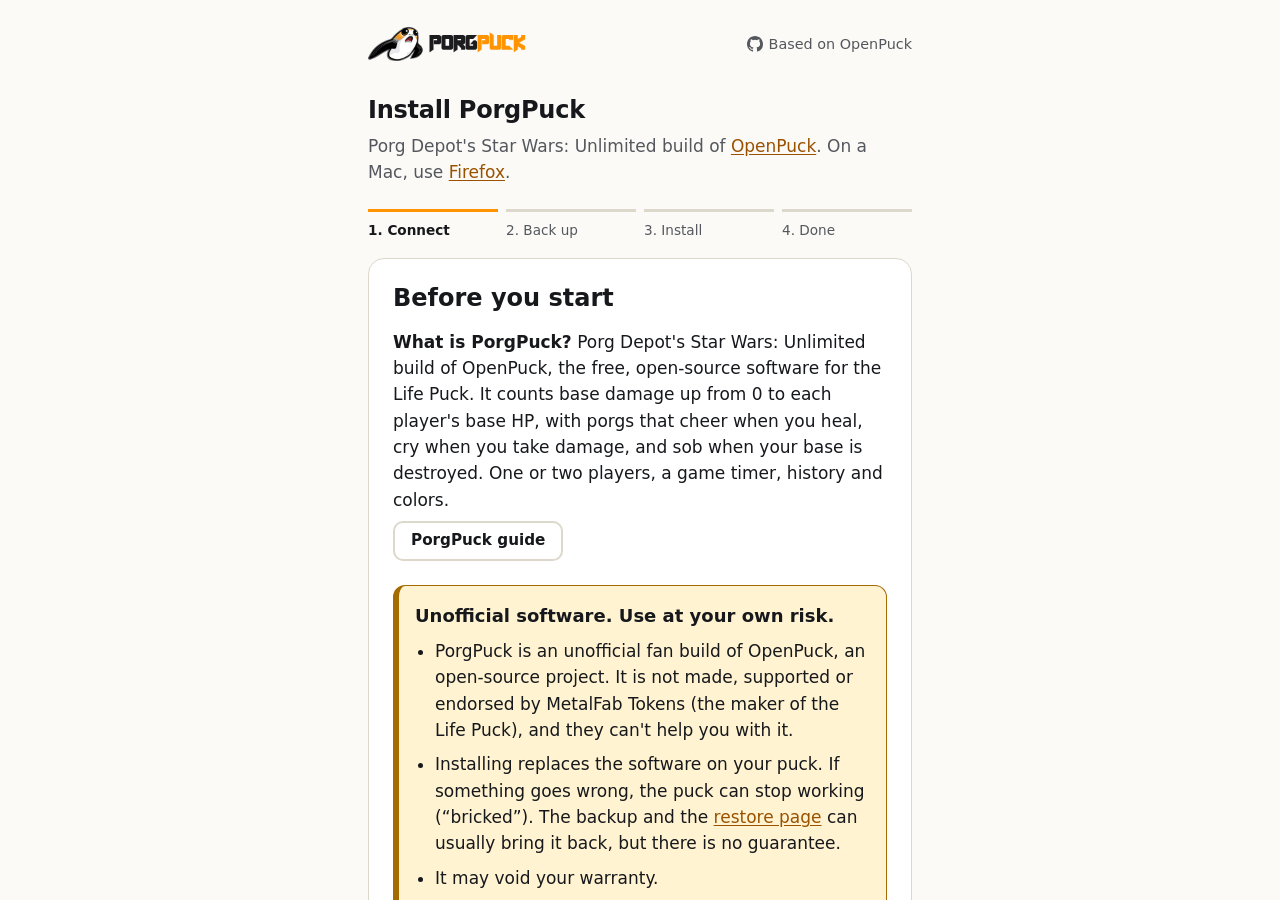
<file: index.html>
<!doctype html>
<!-- PorgPuck browser installer (Porg Depot's build of the OpenPuck installer). Page wiring is in js/app.js, screens in js/ui.js. -->
<html lang="en">
<head>
<meta charset="utf-8">
<meta http-equiv="Content-Security-Policy" content="default-src 'self'; script-src 'self'; style-src 'self'; img-src 'self' data:; connect-src 'self'; font-src 'self'; object-src 'none'; base-uri 'none'; form-action 'none'">
<meta name="viewport" content="width=device-width, initial-scale=1">
<meta name="color-scheme" content="light dark">
<title>Install PorgPuck</title>
<link rel="icon" href="img/porgpuck-avatar.png" type="image/png">
<link rel="apple-touch-icon" href="img/porgpuck-avatar.png">
<link rel="stylesheet" href="css/style.css">
</head>
<body>
<header class="top">
  <picture class="logo">
    <source media="(prefers-color-scheme: dark)" srcset="img/porgpuck-lockup.png">
    <img src="img/porgpuck-lockup-light.png" alt="PorgPuck" height="34">
  </picture>
  <div class="tools">
    <a class="quiet" href="https://github.com/wavemoran/openpuck" target="_blank" rel="noopener" aria-label="Based on OpenPuck, on GitHub"><svg class="gh" viewBox="0 0 16 16" width="16" height="16" aria-hidden="true" focusable="false"><path fill="currentColor" d="M8 0C3.58 0 0 3.58 0 8c0 3.54 2.29 6.53 5.47 7.59.4.07.55-.17.55-.38 0-.19-.01-.82-.01-1.49-2.01.37-2.53-.49-2.69-.94-.09-.23-.48-.94-.82-1.13-.28-.15-.68-.52-.01-.53.63-.01 1.08.58 1.23.82.72 1.21 1.87.87 2.33.66.07-.52.28-.87.51-1.07-1.78-.2-3.64-.89-3.64-3.95 0-.87.31-1.59.82-2.15-.08-.2-.36-1.02.08-2.12 0 0 .67-.21 2.2.82a7.5 7.5 0 0 1 4 0c1.53-1.04 2.2-.82 2.2-.82.44 1.1.16 1.92.08 2.12.51.56.82 1.27.82 2.15 0 3.07-1.87 3.75-3.65 3.95.29.25.54.73.54 1.48 0 1.07-.01 1.93-.01 2.2 0 .21.15.46.55.38A8.01 8.01 0 0 0 16 8c0-4.42-3.58-8-8-8z"/></svg><span>Based on OpenPuck</span></a>
  </div>
</header>
<main id="main">
  <h1>Install PorgPuck</h1>
  <p class="subtitle">Porg Depot's Star Wars: Unlimited build of <a href="https://github.com/wavemoran/openpuck">OpenPuck</a>. On a Mac, use <a href="https://www.mozilla.org/firefox/new/">Firefox</a>.</p>
  <p id="status" class="sr-only" aria-live="polite"></p>
  <noscript><p class="alert">This installer needs JavaScript.</p></noscript>
  <ol id="steps" class="steps" aria-label="Progress" hidden><li aria-current="step">Connect</li><li>Back up</li><li>Install</li><li>Done</li></ol>

  <section id="intro" class="card" hidden>
    <h2 tabindex="-1">Before you start</h2>
    <p class="what"><strong>What is PorgPuck?</strong> Porg Depot's Star Wars: Unlimited build of OpenPuck, the free, open-source software for the Life Puck. It counts base damage up from 0 to each player's base HP, with porgs that cheer when you heal, cry when you take damage, and sob when your base is destroyed. One or two players, a game timer, history and colors.</p>
    <p class="linkrow">
      <a class="btn secondary" href="guide.html" target="_blank" rel="noopener">PorgPuck guide</a>
    </p>
    <section class="caution" aria-labelledby="caution-title">
      <h3 id="caution-title">Unofficial software. Use at your own risk.</h3>
      <ul>
        <li>PorgPuck is an unofficial fan build of OpenPuck, an open-source project. It is not made, supported or endorsed by MetalFab Tokens (the maker of the Life Puck), and they can't help you with it.</li>
        <li>Installing replaces the software on your puck. If something goes wrong, the puck can stop working (&ldquo;bricked&rdquo;). The backup and the <a href="restore.html">restore page</a> can usually bring it back, but there is no guarantee.</li>
        <li>It may void your warranty.</li>
        <li>PorgPuck is provided as is, without warranty of any kind (Apache License 2.0).</li>
      </ul>
    </section>
    <p class="ack"><label class="check"><input type="checkbox" id="ack"> <span>I understand the risks and want to continue</span></label></p>
    <h3>What you need</h3>
    <ul class="plain">
      <li>A charged puck</li>
      <li>A USB-C cable that carries data (some cables only charge)</li>
      <li>A computer with Firefox, or with Chrome or Edge on Windows or Linux. On a Mac it has to be <a href="https://www.mozilla.org/firefox/new/">Firefox</a>. It takes about 2 minutes.</li>
    </ul>
    <p class="note">The installer first saves a backup of your puck and won't continue until you have saved it. Keep that file private: it contains the original software, so don't share it or post it online. Don't unplug the puck while it is being written.</p>
    <div id="sound-note" class="sound-box"></div>
    <div class="actions"><button type="button" id="start" class="btn primary big" disabled>Start</button></div>
  </section>

  <div id="screen" class="card" aria-live="off" hidden></div>

  <details class="log">
    <summary>Details</summary>
    <p class="note">Technical log, for bug reports.</p>
    <pre id="log" tabindex="0"></pre>
    <button type="button" id="copy" class="quiet">Copy</button>
  </details>
</main>
<footer>
  <p class="disclaimer">PorgPuck is an unofficial fan build by Porg Depot, based on <a href="https://github.com/wavemoran/openpuck">OpenPuck</a>. Neither is affiliated with or supported by MetalFab Tokens, the maker of the Life Puck. Use at your own risk.</p>
  <p class="links"><a href="guide.html">PorgPuck guide</a> ·
     <a href="guide.html#trouble">Troubleshooting</a> ·
     <a href="LICENSE.txt">License</a> · <a href="NOTICE.txt">Notices</a></p>
  <p class="links"><a href="restore.html">Go back to the original software</a></p>
</footer>
<script type="module" src="js/app.js"></script>
</body>
</html>
</file>
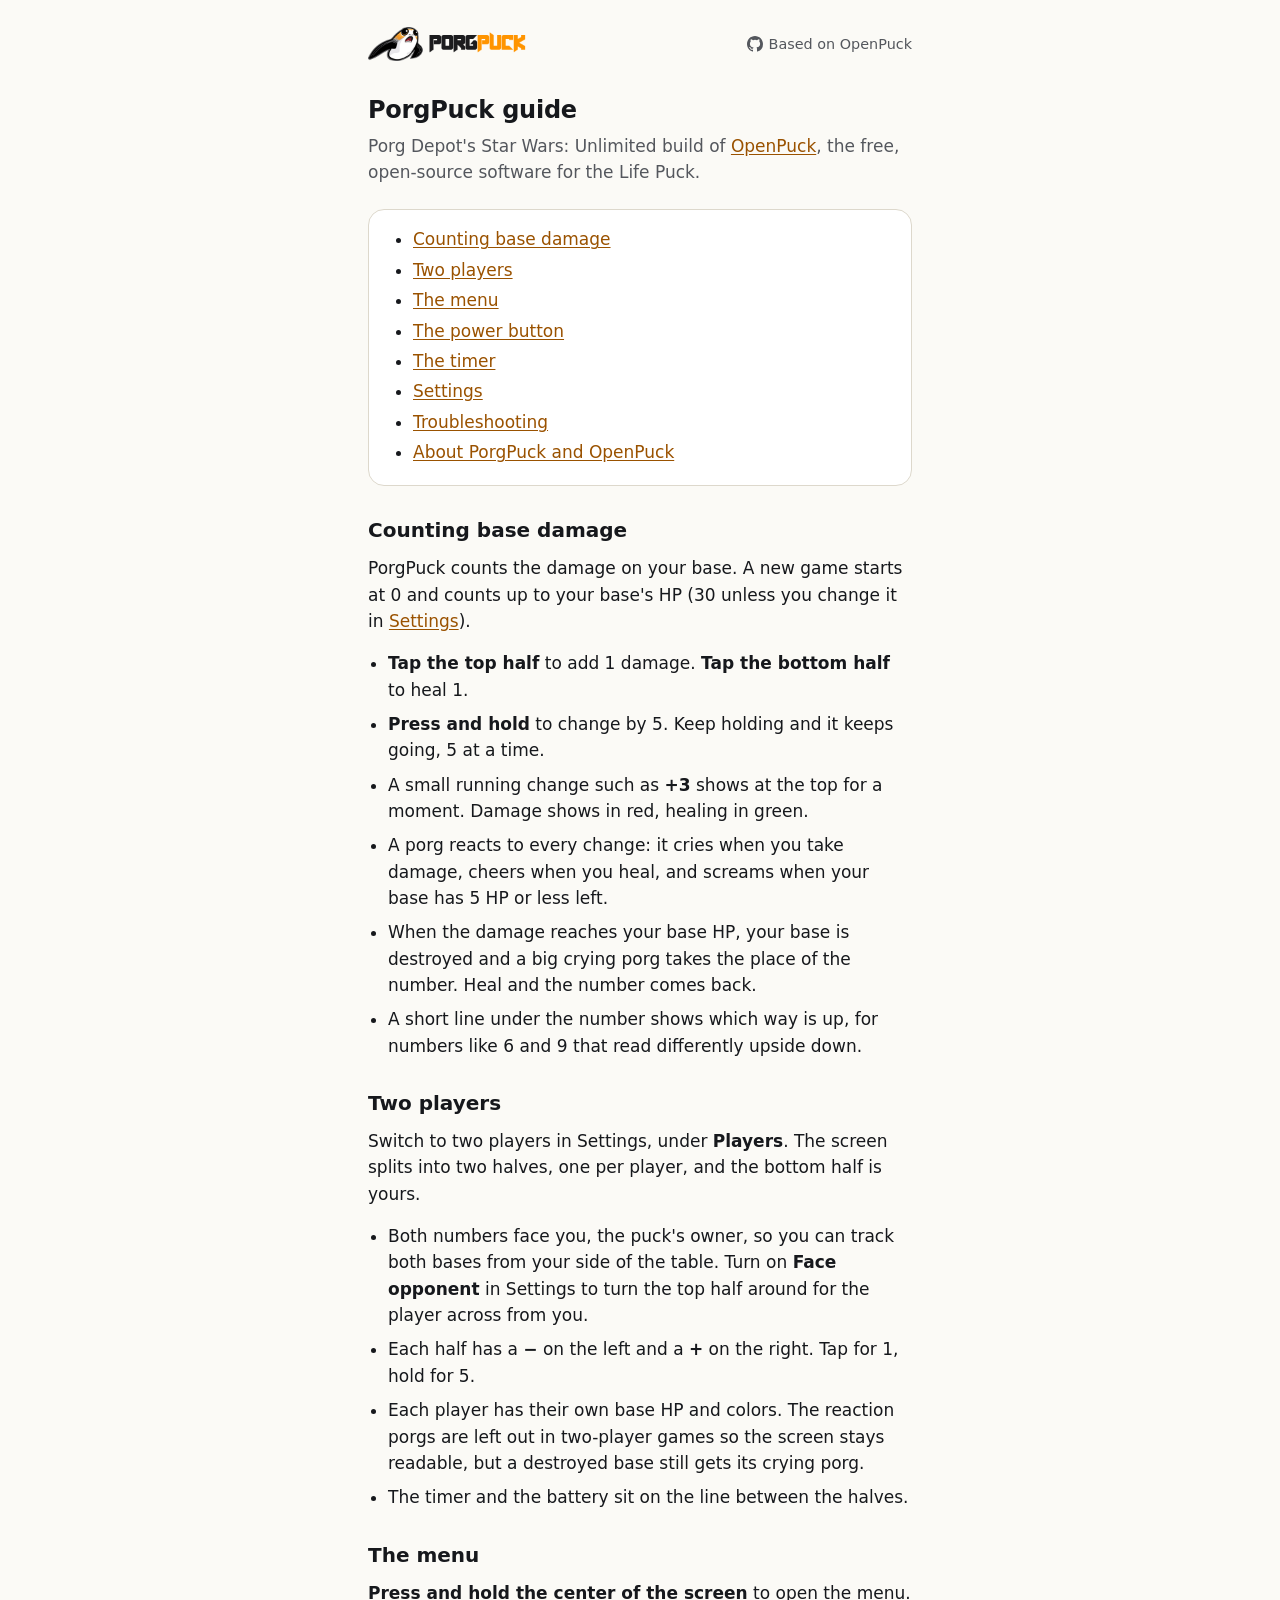
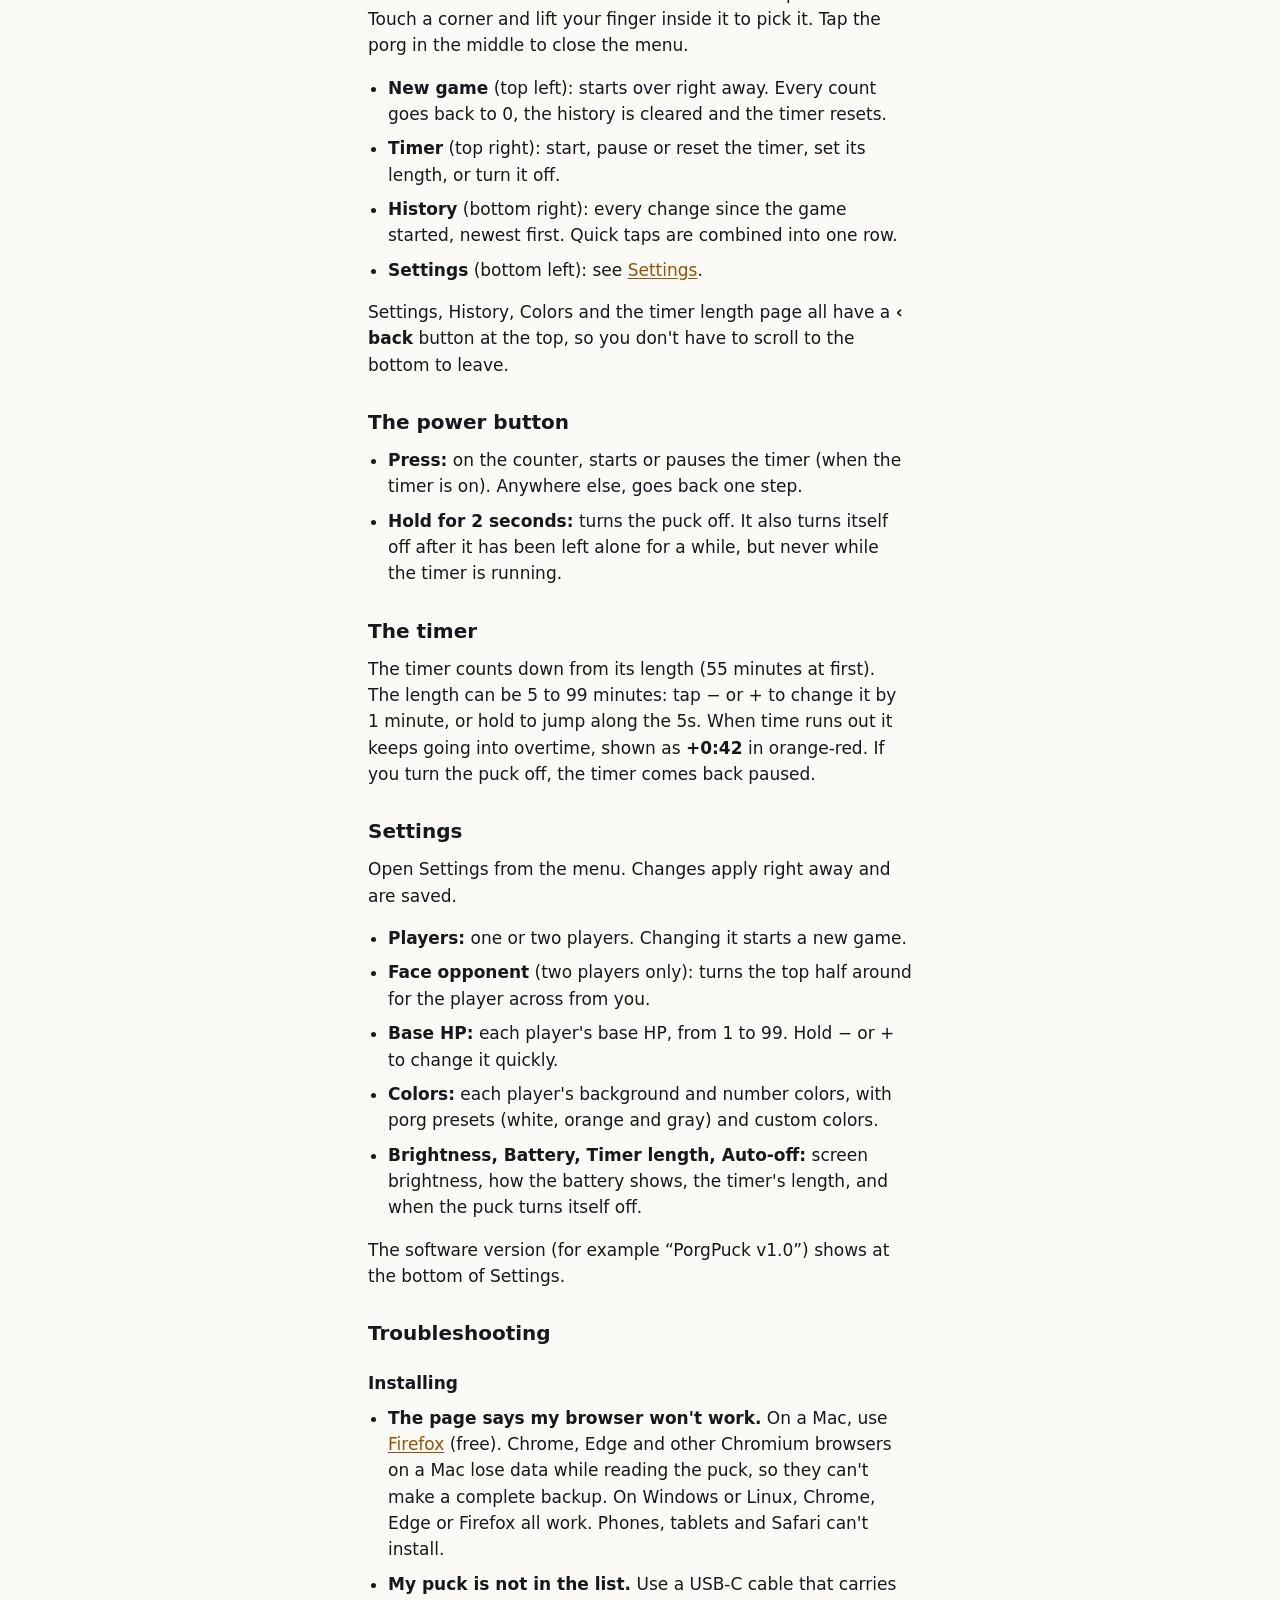
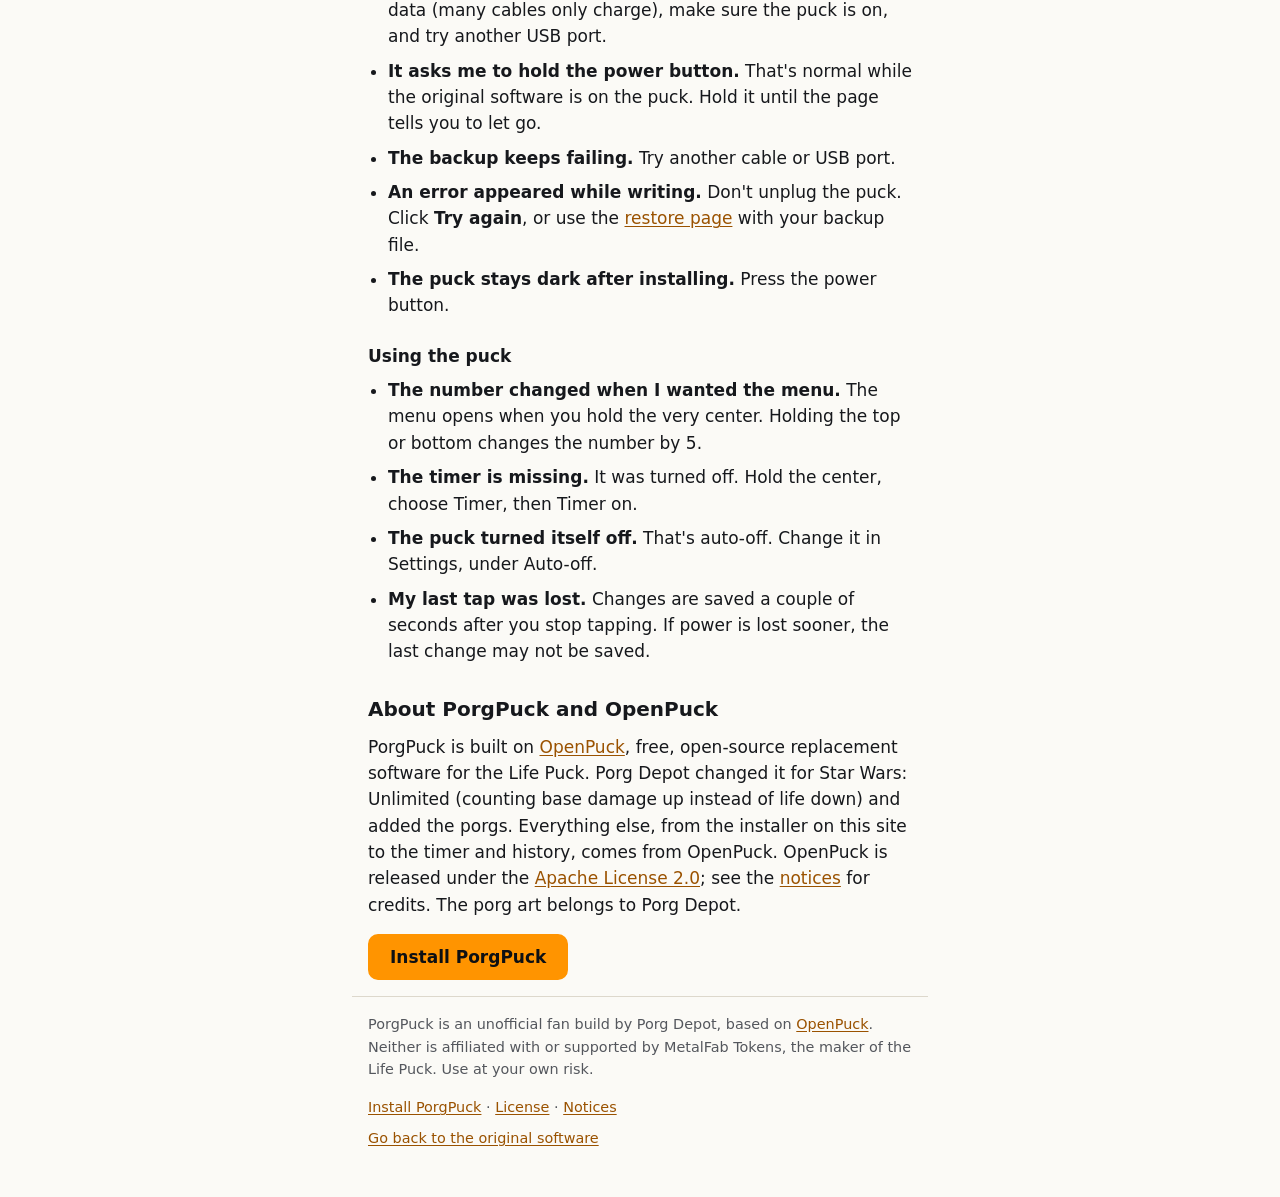
<file: guide.html>
<!doctype html>
<!-- PorgPuck guide: how to use the puck, and help with installing. Static page, no scripts. -->
<html lang="en">
<head>
<meta charset="utf-8">
<meta http-equiv="Content-Security-Policy" content="default-src 'self'; script-src 'self'; style-src 'self'; img-src 'self' data:; connect-src 'self'; font-src 'self'; object-src 'none'; base-uri 'none'; form-action 'none'">
<meta name="viewport" content="width=device-width, initial-scale=1">
<meta name="color-scheme" content="light dark">
<title>PorgPuck guide</title>
<link rel="icon" href="img/porgpuck-avatar.png" type="image/png">
<link rel="apple-touch-icon" href="img/porgpuck-avatar.png">
<link rel="stylesheet" href="css/style.css">
</head>
<body>
<header class="top">
  <picture class="logo">
    <source media="(prefers-color-scheme: dark)" srcset="img/porgpuck-lockup.png">
    <img src="img/porgpuck-lockup-light.png" alt="PorgPuck" height="34">
  </picture>
  <div class="tools">
    <a class="quiet" href="https://github.com/wavemoran/openpuck" target="_blank" rel="noopener" aria-label="Based on OpenPuck, on GitHub"><svg class="gh" viewBox="0 0 16 16" width="16" height="16" aria-hidden="true" focusable="false"><path fill="currentColor" d="M8 0C3.58 0 0 3.58 0 8c0 3.54 2.29 6.53 5.47 7.59.4.07.55-.17.55-.38 0-.19-.01-.82-.01-1.49-2.01.37-2.53-.49-2.69-.94-.09-.23-.48-.94-.82-1.13-.28-.15-.68-.52-.01-.53.63-.01 1.08.58 1.23.82.72 1.21 1.87.87 2.33.66.07-.52.28-.87.51-1.07-1.78-.2-3.64-.89-3.64-3.95 0-.87.31-1.59.82-2.15-.08-.2-.36-1.02.08-2.12 0 0 .67-.21 2.2.82a7.5 7.5 0 0 1 4 0c1.53-1.04 2.2-.82 2.2-.82.44 1.1.16 1.92.08 2.12.51.56.82 1.27.82 2.15 0 3.07-1.87 3.75-3.65 3.95.29.25.54.73.54 1.48 0 1.07-.01 1.93-.01 2.2 0 .21.15.46.55.38A8.01 8.01 0 0 0 16 8c0-4.42-3.58-8-8-8z"/></svg><span>Based on OpenPuck</span></a>
  </div>
</header>
<main id="main" class="guide">
  <h1>PorgPuck guide</h1>
  <p class="subtitle">Porg Depot's Star Wars: Unlimited build of <a href="https://github.com/wavemoran/openpuck">OpenPuck</a>, the free, open-source software for the Life Puck.</p>
  <nav class="card toc" aria-label="Contents">
    <ul class="plain">
      <li><a href="#counting">Counting base damage</a></li>
      <li><a href="#two">Two players</a></li>
      <li><a href="#menu">The menu</a></li>
      <li><a href="#power">The power button</a></li>
      <li><a href="#timer">The timer</a></li>
      <li><a href="#settings">Settings</a></li>
      <li><a href="#trouble">Troubleshooting</a></li>
      <li><a href="#about">About PorgPuck and OpenPuck</a></li>
    </ul>
  </nav>

  <h2 id="counting">Counting base damage</h2>
  <p>PorgPuck counts the damage on your base. A new game starts at 0 and counts up to your base's HP (30 unless you change it in <a href="#settings">Settings</a>).</p>
  <ul>
    <li><strong>Tap the top half</strong> to add 1 damage. <strong>Tap the bottom half</strong> to heal 1.</li>
    <li><strong>Press and hold</strong> to change by 5. Keep holding and it keeps going, 5 at a time.</li>
    <li>A small running change such as <strong>+3</strong> shows at the top for a moment. Damage shows in red, healing in green.</li>
    <li>A porg reacts to every change: it cries when you take damage, cheers when you heal, and screams when your base has 5 HP or less left.</li>
    <li>When the damage reaches your base HP, your base is destroyed and a big crying porg takes the place of the number. Heal and the number comes back.</li>
    <li>A short line under the number shows which way is up, for numbers like 6 and 9 that read differently upside down.</li>
  </ul>

  <h2 id="two">Two players</h2>
  <p>Switch to two players in Settings, under <strong>Players</strong>. The screen splits into two halves, one per player, and the bottom half is yours.</p>
  <ul>
    <li>Both numbers face you, the puck's owner, so you can track both bases from your side of the table. Turn on <strong>Face opponent</strong> in Settings to turn the top half around for the player across from you.</li>
    <li>Each half has a <strong>&minus;</strong> on the left and a <strong>+</strong> on the right. Tap for 1, hold for 5.</li>
    <li>Each player has their own base HP and colors. The reaction porgs are left out in two-player games so the screen stays readable, but a destroyed base still gets its crying porg.</li>
    <li>The timer and the battery sit on the line between the halves.</li>
  </ul>

  <h2 id="menu">The menu</h2>
  <p><strong>Press and hold the center of the screen</strong> to open the menu. Touch a corner and lift your finger inside it to pick it. Tap the porg in the middle to close the menu.</p>
  <ul>
    <li><strong>New game</strong> (top left): starts over right away. Every count goes back to 0, the history is cleared and the timer resets.</li>
    <li><strong>Timer</strong> (top right): start, pause or reset the timer, set its length, or turn it off.</li>
    <li><strong>History</strong> (bottom right): every change since the game started, newest first. Quick taps are combined into one row.</li>
    <li><strong>Settings</strong> (bottom left): see <a href="#settings">Settings</a>.</li>
  </ul>
  <p>Settings, History, Colors and the timer length page all have a <strong>&lsaquo; back</strong> button at the top, so you don't have to scroll to the bottom to leave.</p>

  <h2 id="power">The power button</h2>
  <ul>
    <li><strong>Press:</strong> on the counter, starts or pauses the timer (when the timer is on). Anywhere else, goes back one step.</li>
    <li><strong>Hold for 2 seconds:</strong> turns the puck off. It also turns itself off after it has been left alone for a while, but never while the timer is running.</li>
  </ul>

  <h2 id="timer">The timer</h2>
  <p>The timer counts down from its length (55 minutes at first). The length can be 5 to 99 minutes: tap &minus; or + to change it by 1 minute, or hold to jump along the 5s. When time runs out it keeps going into overtime, shown as <strong>+0:42</strong> in orange-red. If you turn the puck off, the timer comes back paused.</p>

  <h2 id="settings">Settings</h2>
  <p>Open Settings from the menu. Changes apply right away and are saved.</p>
  <ul>
    <li><strong>Players:</strong> one or two players. Changing it starts a new game.</li>
    <li><strong>Face opponent</strong> (two players only): turns the top half around for the player across from you.</li>
    <li><strong>Base HP:</strong> each player's base HP, from 1 to 99. Hold &minus; or + to change it quickly.</li>
    <li><strong>Colors:</strong> each player's background and number colors, with porg presets (white, orange and gray) and custom colors.</li>
    <li><strong>Brightness, Battery, Timer length, Auto-off:</strong> screen brightness, how the battery shows, the timer's length, and when the puck turns itself off.</li>
  </ul>
  <p>The software version (for example &ldquo;PorgPuck v1.0&rdquo;) shows at the bottom of Settings.</p>

  <h2 id="trouble">Troubleshooting</h2>
  <h3>Installing</h3>
  <ul>
    <li><strong>The page says my browser won't work.</strong> On a Mac, use <a href="https://www.mozilla.org/firefox/new/">Firefox</a> (free). Chrome, Edge and other Chromium browsers on a Mac lose data while reading the puck, so they can't make a complete backup. On Windows or Linux, Chrome, Edge or Firefox all work. Phones, tablets and Safari can't install.</li>
    <li><strong>My puck is not in the list.</strong> Use a USB-C cable that carries data (many cables only charge), make sure the puck is on, and try another USB port.</li>
    <li><strong>It asks me to hold the power button.</strong> That's normal while the original software is on the puck. Hold it until the page tells you to let go.</li>
    <li><strong>The backup keeps failing.</strong> Try another cable or USB port.</li>
    <li><strong>An error appeared while writing.</strong> Don't unplug the puck. Click <strong>Try again</strong>, or use the <a href="restore.html">restore page</a> with your backup file.</li>
    <li><strong>The puck stays dark after installing.</strong> Press the power button.</li>
  </ul>
  <h3>Using the puck</h3>
  <ul>
    <li><strong>The number changed when I wanted the menu.</strong> The menu opens when you hold the very center. Holding the top or bottom changes the number by 5.</li>
    <li><strong>The timer is missing.</strong> It was turned off. Hold the center, choose Timer, then Timer on.</li>
    <li><strong>The puck turned itself off.</strong> That's auto-off. Change it in Settings, under Auto-off.</li>
    <li><strong>My last tap was lost.</strong> Changes are saved a couple of seconds after you stop tapping. If power is lost sooner, the last change may not be saved.</li>
  </ul>

  <h2 id="about">About PorgPuck and OpenPuck</h2>
  <p>PorgPuck is built on <a href="https://github.com/wavemoran/openpuck">OpenPuck</a>, free, open-source replacement software for the Life Puck. Porg Depot changed it for Star Wars: Unlimited (counting base damage up instead of life down) and added the porgs. Everything else, from the installer on this site to the timer and history, comes from OpenPuck. OpenPuck is released under the <a href="LICENSE.txt">Apache License 2.0</a>; see the <a href="NOTICE.txt">notices</a> for credits. The porg art belongs to Porg Depot.</p>
  <p><a class="btn primary" href="index.html">Install PorgPuck</a></p>
</main>
<footer>
  <p class="disclaimer">PorgPuck is an unofficial fan build by Porg Depot, based on <a href="https://github.com/wavemoran/openpuck">OpenPuck</a>. Neither is affiliated with or supported by MetalFab Tokens, the maker of the Life Puck. Use at your own risk.</p>
  <p class="links"><a href="index.html">Install PorgPuck</a> · <a href="LICENSE.txt">License</a> · <a href="NOTICE.txt">Notices</a></p>
  <p class="links"><a href="restore.html">Go back to the original software</a></p>
</footer>
</body>
</html>
</file>
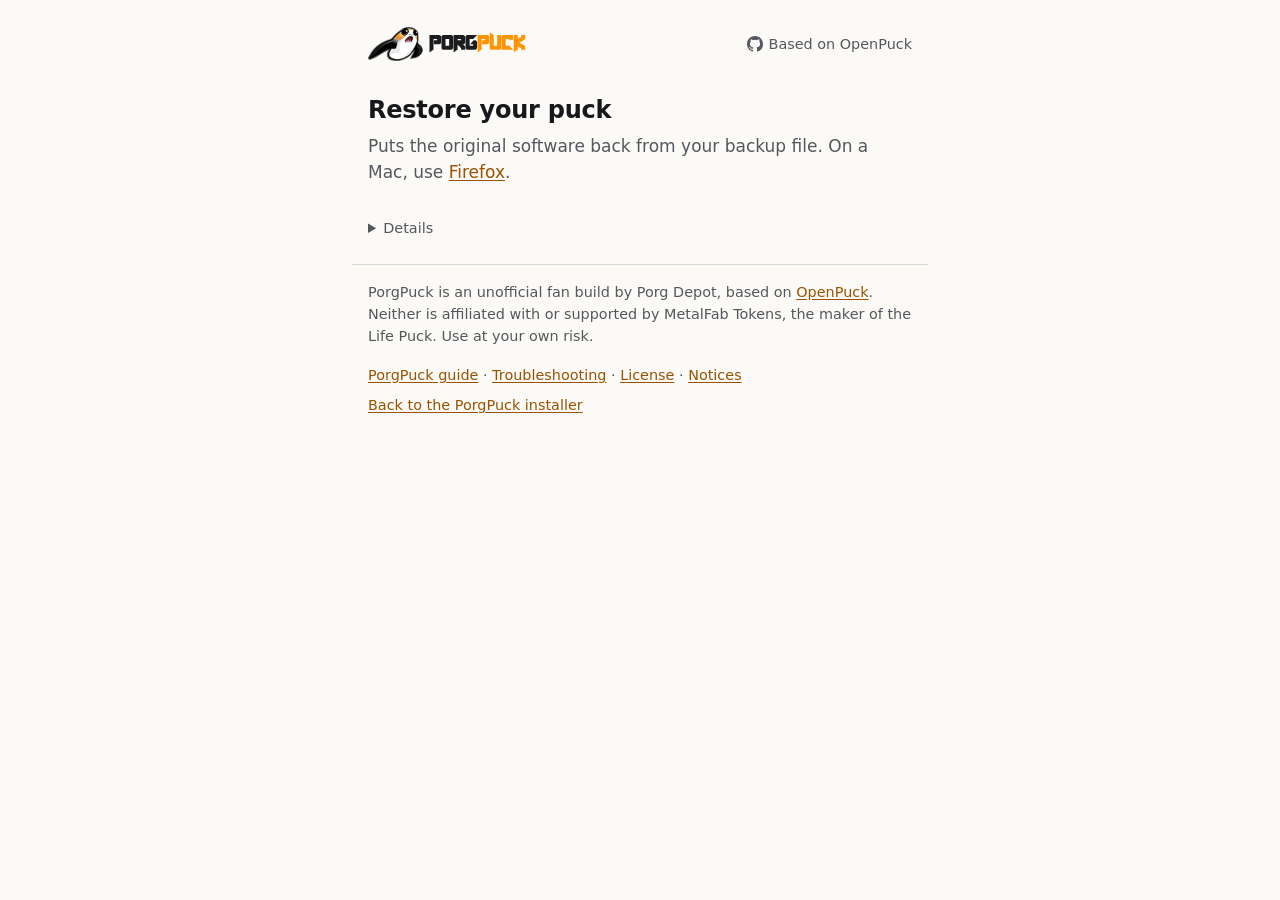
<file: restore.html>
<!doctype html>
<!-- PorgPuck browser installer (Porg Depot's build of the OpenPuck installer). Page wiring is in js/restore-app.js, screens in js/ui.js. -->
<html lang="en">
<head>
<meta charset="utf-8">
<meta http-equiv="Content-Security-Policy" content="default-src 'self'; script-src 'self'; style-src 'self'; img-src 'self' data:; connect-src 'self'; font-src 'self'; object-src 'none'; base-uri 'none'; form-action 'none'">
<meta name="viewport" content="width=device-width, initial-scale=1">
<meta name="color-scheme" content="light dark">
<title>Restore your puck</title>
<link rel="icon" href="img/porgpuck-avatar.png" type="image/png">
<link rel="apple-touch-icon" href="img/porgpuck-avatar.png">
<link rel="stylesheet" href="css/style.css">
</head>
<body>
<header class="top">
  <picture class="logo">
    <source media="(prefers-color-scheme: dark)" srcset="img/porgpuck-lockup.png">
    <img src="img/porgpuck-lockup-light.png" alt="PorgPuck" height="34">
  </picture>
  <div class="tools">
    <a class="quiet" href="https://github.com/wavemoran/openpuck" target="_blank" rel="noopener" aria-label="Based on OpenPuck, on GitHub"><svg class="gh" viewBox="0 0 16 16" width="16" height="16" aria-hidden="true" focusable="false"><path fill="currentColor" d="M8 0C3.58 0 0 3.58 0 8c0 3.54 2.29 6.53 5.47 7.59.4.07.55-.17.55-.38 0-.19-.01-.82-.01-1.49-2.01.37-2.53-.49-2.69-.94-.09-.23-.48-.94-.82-1.13-.28-.15-.68-.52-.01-.53.63-.01 1.08.58 1.23.82.72 1.21 1.87.87 2.33.66.07-.52.28-.87.51-1.07-1.78-.2-3.64-.89-3.64-3.95 0-.87.31-1.59.82-2.15-.08-.2-.36-1.02.08-2.12 0 0 .67-.21 2.2.82a7.5 7.5 0 0 1 4 0c1.53-1.04 2.2-.82 2.2-.82.44 1.1.16 1.92.08 2.12.51.56.82 1.27.82 2.15 0 3.07-1.87 3.75-3.65 3.95.29.25.54.73.54 1.48 0 1.07-.01 1.93-.01 2.2 0 .21.15.46.55.38A8.01 8.01 0 0 0 16 8c0-4.42-3.58-8-8-8z"/></svg><span>Based on OpenPuck</span></a>
  </div>
</header>
<main id="main">
  <h1>Restore your puck</h1>
  <p class="subtitle">Puts the original software back from your backup file. On a Mac, use <a href="https://www.mozilla.org/firefox/new/">Firefox</a>.</p>
  <p id="status" class="sr-only" aria-live="polite"></p>
  <noscript><p class="alert">This page needs JavaScript.</p></noscript>
  <ol id="steps" class="steps" aria-label="Progress" hidden><li aria-current="step">Choose file</li><li>Connect</li><li>Restore</li><li>Done</li></ol>

  <section id="intro" class="card" hidden>
    <h2 tabindex="-1">Before you start</h2>
    <p>This writes your backup file back to the puck. It takes about 2 minutes.</p>
    <section class="caution" aria-labelledby="caution-title">
      <h3 id="caution-title">Unofficial software. Use at your own risk.</h3>
      <ul>
        <li>PorgPuck is an unofficial fan build of OpenPuck, an open-source project. It is not made, supported or endorsed by MetalFab Tokens (the maker of the Life Puck), and they can't help you with it.</li>
        <li>Restoring replaces the software on your puck with whatever was on it when you made the backup, usually the original software. If something goes wrong, the puck can stop working (&ldquo;bricked&rdquo;). Trying again usually fixes it, but there is no guarantee.</li>
        <li>It may void your warranty.</li>
        <li>PorgPuck is provided as is, without warranty of any kind (Apache License 2.0).</li>
      </ul>
    </section>
    <p class="ack"><label class="check"><input type="checkbox" id="ack"> <span>I understand the risks and want to continue</span></label></p>
    <p class="note">Use only a backup made from this puck, and keep it private. Don't unplug the puck while it is being written.</p>
    <p><label for="file"><strong>Choose your backup file</strong> (a .bin file, 4 MB)</label></p>
    <p><input type="file" id="file" accept=".bin"></p>
    <div id="problems" role="alert"></div>
    <div id="sound-note" class="sound-box"></div>
    <div class="actions"><button type="button" id="start" class="btn primary big" disabled>Start</button></div>
  </section>

  <div id="screen" class="card" aria-live="off" hidden></div>

  <details class="log">
    <summary>Details</summary>
    <p class="note">Technical log, for bug reports.</p>
    <pre id="log" tabindex="0"></pre>
    <button type="button" id="copy" class="quiet">Copy</button>
  </details>
</main>
<footer>
  <p class="disclaimer">PorgPuck is an unofficial fan build by Porg Depot, based on <a href="https://github.com/wavemoran/openpuck">OpenPuck</a>. Neither is affiliated with or supported by MetalFab Tokens, the maker of the Life Puck. Use at your own risk.</p>
  <p class="links"><a href="guide.html">PorgPuck guide</a> ·
     <a href="guide.html#trouble">Troubleshooting</a> ·
     <a href="LICENSE.txt">License</a> · <a href="NOTICE.txt">Notices</a></p>
  <p class="links"><a href="index.html">Back to the PorgPuck installer</a></p>
</footer>
<script type="module" src="js/restore-app.js"></script>
</body>
</html>
</file>
<file: css/style.css>
/* PorgPuck installer styles (from OpenPuck's): system fonts only, light and dark, works down to 320 px.
   Palette: Ink #0E1013, Bone #F5F2EA, Porg Depot orange #FF9400 (the one accent). */
:root {
  --bg: #FBFAF6; --fg: #16181C; --muted: #54575D; --line: #DDD8CC; --card: #FFFFFF; --sunk: #F1EEE5;
  --accent: #FF9400; --accent-fg: #0E1013; --link: #9A5200; --focus: #9A5200;
  --caution-bg: #FFF3D1; --caution-line: #A66B00; --bad: #B42318; --ok: #1A7F37;
  --puck-line: #16181C; --puck-fill: #F1EEE5;
  font-family: system-ui, -apple-system, "Segoe UI", Roboto, "Helvetica Neue", Arial, sans-serif;
}
@media (prefers-color-scheme: dark) {
  :root {
    --bg: #0E1013; --fg: #F5F2EA; --muted: #A9ADB3; --line: #2A2F36; --card: #171A1F; --sunk: #0E1013;
    --link: #FFB04D; --focus: #FF9400;
    --caution-bg: #2A2110; --caution-line: #E0A526; --bad: #FF7B72; --ok: #56D364;
    --puck-line: #F5F2EA; --puck-fill: #0E1013;
  }
}
* { box-sizing: border-box; }
[hidden] { display: none !important; }
body { margin: 0; background: var(--bg); color: var(--fg); font-size: 1.0625rem; line-height: 1.55; }
.top, main, footer { max-width: 36rem; margin: 0 auto; padding-left: 16px; padding-right: 16px; }
.top { display: flex; justify-content: space-between; align-items: center; flex-wrap: wrap; gap: 8px 16px; padding-top: 24px; padding-bottom: 8px; }
.logo { display: block; line-height: 0; }
.logo img { height: 34px; width: auto; max-width: 100%; }
.tools { display: flex; align-items: center; gap: 16px; margin-left: auto; }
h1 { font-size: 1.5rem; line-height: 1.2; margin: 24px 0 16px; letter-spacing: -0.01em; }
h2 { font-size: 1.5rem; line-height: 1.25; margin: 0 0 16px; }
h2:focus, h2:focus-visible { outline: none; }
h3 { font-size: 1.0625rem; margin: 24px 0 8px; }
p { margin: 0 0 16px; }
a { color: var(--link); text-underline-offset: 2px; }
a:focus-visible, button:focus-visible, input:focus-visible, summary:focus-visible, pre:focus-visible {
  outline: 3px solid var(--focus); outline-offset: 2px; border-radius: 4px; }
.sr-only { position: absolute; width: 1px; height: 1px; overflow: hidden; clip: rect(0 0 0 0); white-space: nowrap; }
.note { color: var(--muted); font-size: 0.95rem; }
.alert { font-weight: 700; color: var(--bad); font-size: 1.125rem; }
.ok { color: var(--ok); font-weight: 600; }

/* Quiet header and secondary controls */
.quiet { font: inherit; font-size: 0.9rem; color: var(--muted); background: none; border: 0; padding: 8px 0; min-height: 40px;
  cursor: pointer; text-decoration: none; display: inline-flex; align-items: center; gap: 6px; }
.quiet:hover { color: var(--fg); text-decoration: underline; }
.gh { flex: none; }

.card { background: var(--card); border: 1px solid var(--line); border-radius: 16px; padding: 24px; margin: 0 0 24px; }
.card > :last-child { margin-bottom: 0; }

/* Step indicator */
.steps { list-style: none; display: flex; margin: 0 0 16px; padding: 0; gap: 8px; counter-reset: s; }
.steps li { flex: 1; counter-increment: s; font-size: 0.85rem; color: var(--muted); border-top: 3px solid var(--line);
  padding-top: 8px; min-width: 0; overflow-wrap: anywhere; }
.steps li::before { content: counter(s) ". "; }
.steps li.done { border-top-color: var(--fg); }
.steps li[aria-current="step"] { color: var(--fg); font-weight: 700; border-top-color: var(--accent); }

/* Buttons: Ember with Ink text (6.1:1) for the one primary action */
.btn { font: inherit; font-weight: 600; min-height: 44px; padding: 8px 20px; border-radius: 10px; display: inline-flex;
  align-items: center; justify-content: center; text-align: center; text-decoration: none; cursor: pointer;
  border: 2px solid var(--accent); background: var(--accent); color: var(--accent-fg); }
.btn.secondary { background: transparent; border-color: var(--line); color: var(--fg); }
.btn.secondary:hover { border-color: var(--muted); }
.btn.big { font-size: 1.125rem; min-height: 52px; padding: 10px 32px; }
.btn:disabled { opacity: 0.45; cursor: not-allowed; }
.actions { margin: 24px 0 0; display: flex; gap: 16px; flex-wrap: wrap; align-items: center; }
.actions .btn.primary { flex: 1 1 12rem; }
.linkrow { display: flex; gap: 8px; flex-wrap: wrap; }
.linkrow .btn { min-height: 40px; padding: 4px 16px; font-size: 0.95rem; }
.check { display: flex; gap: 12px; align-items: flex-start; font-weight: 600; cursor: pointer; }
.check input { width: 1.4rem; height: 1.4rem; flex: none; margin: 1px 0 0; accent-color: var(--accent); }
.ack { margin: 24px 0 0; }
input[type="file"] { max-width: 100%; font: inherit; }
.plain { padding-left: 1.25rem; margin: 0 0 16px; }
.what { margin-bottom: 8px; }

/* Caution panel: amber, never Ember */
.caution { background: var(--caution-bg); border: 1px solid var(--caution-line); border-left-width: 6px; border-radius: 12px; padding: 16px; margin: 24px 0; }
.caution h3 { margin: 0 0 8px; font-size: 1.125rem; }
.caution ul { margin: 0; padding-left: 1.25rem; }
.caution li + li { margin-top: 8px; }

.facts { background: var(--sunk); border-radius: 10px; padding: 16px; margin: 16px 0; }
.facts dt { font-weight: 700; font-size: 0.85rem; color: var(--muted); }
.facts dd { margin: 0 0 8px; overflow-wrap: anywhere; }
.facts dd:last-child { margin-bottom: 0; }
.hash { font-family: ui-monospace, Menlo, Consolas, monospace; font-size: 0.85rem; }

.progress { margin: 24px 0 0; }
.track { height: 16px; background: var(--sunk); border: 1px solid var(--line); border-radius: 8px; overflow: hidden; }
.fill { height: 100%; width: 0; background: var(--accent); transition: width 0.2s; }
.progress-row { display: flex; justify-content: space-between; gap: 16px; margin: 8px 0 0; font-size: 0.95rem; }
.pct { font-weight: 700; }

.visual { max-width: 200px; margin: 0 auto 24px; }
.visual svg { width: 100%; height: auto; display: block; overflow: visible; }
.body { fill: var(--puck-fill); stroke: var(--puck-line); stroke-width: 5; }
.side-label { fill: var(--muted); font-size: 16px; font-weight: 700; letter-spacing: 0.15em; }
.ring { fill: none; stroke: var(--accent); stroke-width: 4; transform-box: fill-box; transform-origin: center; }
.btn-pressed, .btn-up { fill: var(--accent); }
.arrow { fill: none; stroke: var(--puck-line); stroke-width: 6; stroke-linecap: round; stroke-linejoin: round; }
@media (prefers-reduced-motion: no-preference) {
  .pulse { animation: pulse 1.2s ease-out infinite; }
  .step-release .arrow { animation: nudge 0.8s ease-in-out infinite alternate; }
}
@keyframes pulse { 0% { transform: scale(0.7); opacity: 1; } 100% { transform: scale(1.7); opacity: 0.05; } }
@keyframes nudge { to { transform: translateY(-4px); } }

.log { margin: 0 0 24px; padding-top: 8px; }
.log summary { cursor: pointer; font-size: 0.9rem; color: var(--muted); }
.log pre { background: var(--card); border: 1px solid var(--line); padding: 12px; border-radius: 10px; max-height: 14rem; overflow: auto;
  font-size: 0.8rem; white-space: pre-wrap; overflow-wrap: anywhere; }
footer { border-top: 1px solid var(--line); padding-top: 16px; padding-bottom: 40px; font-size: 0.9rem; color: var(--muted); }
footer p { margin: 0 0 8px; }
footer .disclaimer { margin-bottom: 16px; }

.sound-box { margin: 16px 0 0; padding: 16px; background: var(--sunk); border: 1px solid var(--line); border-radius: 12px; }
.sound-box .sound-note { margin: 0 0 8px; }
.btn.small { min-height: 40px; padding: 4px 16px; font-size: 0.95rem; }
.btn .icon, .quiet .icon { display: inline-flex; margin-right: 8px; }
.sound-row { text-align: center; margin: -8px 0 16px; }
.sound-toggle { border: 1px solid var(--line); border-radius: 999px; padding: 4px 16px; color: var(--fg); }
.ack + .note { margin-top: 16px; }

/* PorgPuck: subtitle under the page title, and the guide page */
.subtitle { color: var(--muted); margin: -8px 0 24px; }
.guide h2 { font-size: 1.25rem; margin: 32px 0 12px; scroll-margin-top: 16px; }
.guide ul { padding-left: 1.25rem; margin: 0 0 16px; }
.guide li { margin-bottom: 8px; }
.toc { padding: 16px 24px; }
.toc ul { margin: 0; }
.toc li { margin-bottom: 4px; }
</file>
